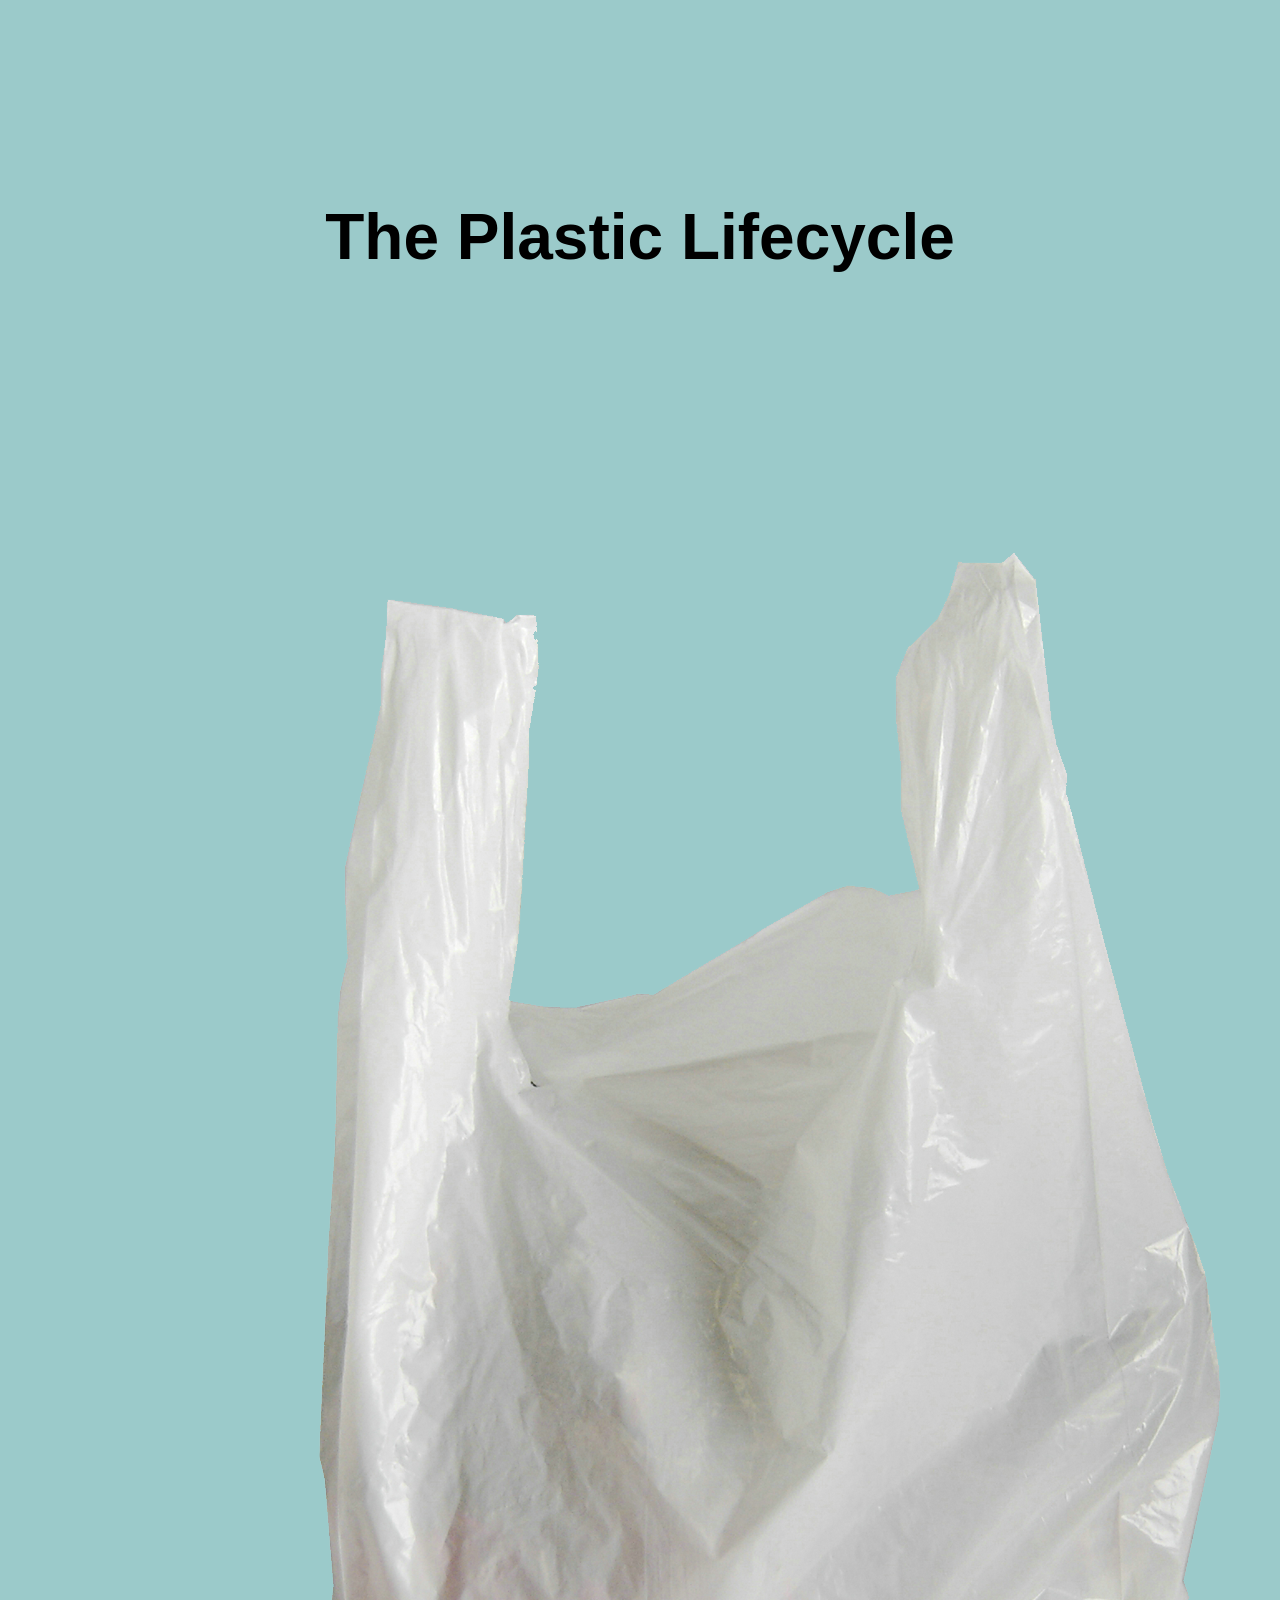
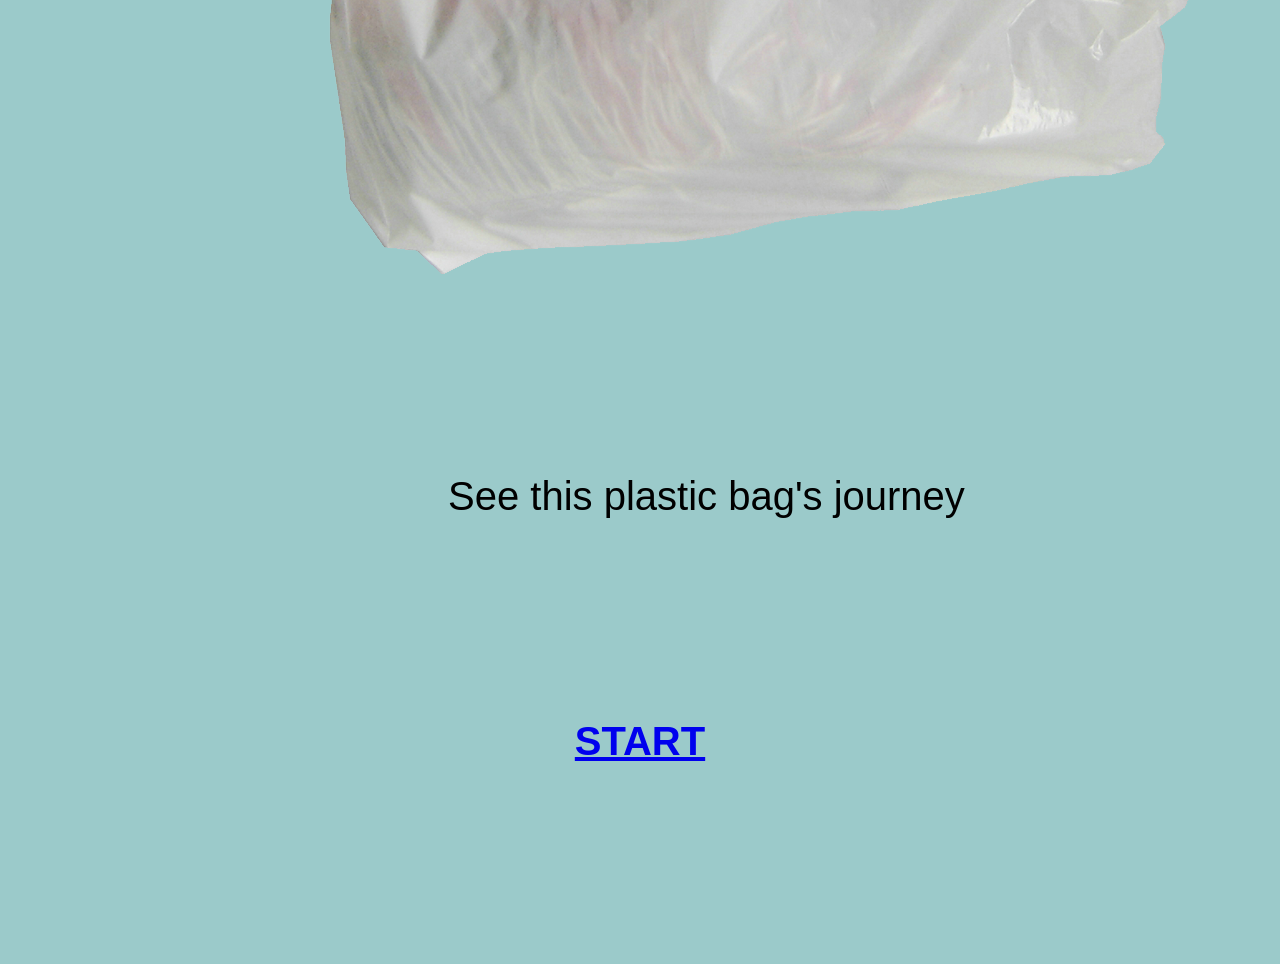
<file: index.html>
<!doctype html>
<html lang="en">
<head>
	<meta charset="utf-8">
	<title>The Plastic Lifecycle</title>
	<link rel="stylesheet" href="./assets/css/styles.css">
</head>
<body class="home">

	<h1>The Plastic Lifecycle</h1>
	<div class= "backgroundImage"></div>
	<p class="p1">See this plastic bag's journey</p>
	<h3>
		<a href="Phase1.html">START</a>
	</h3>

	<script src="./assets/js/main.js"></script>
</body>
</html>
</file>
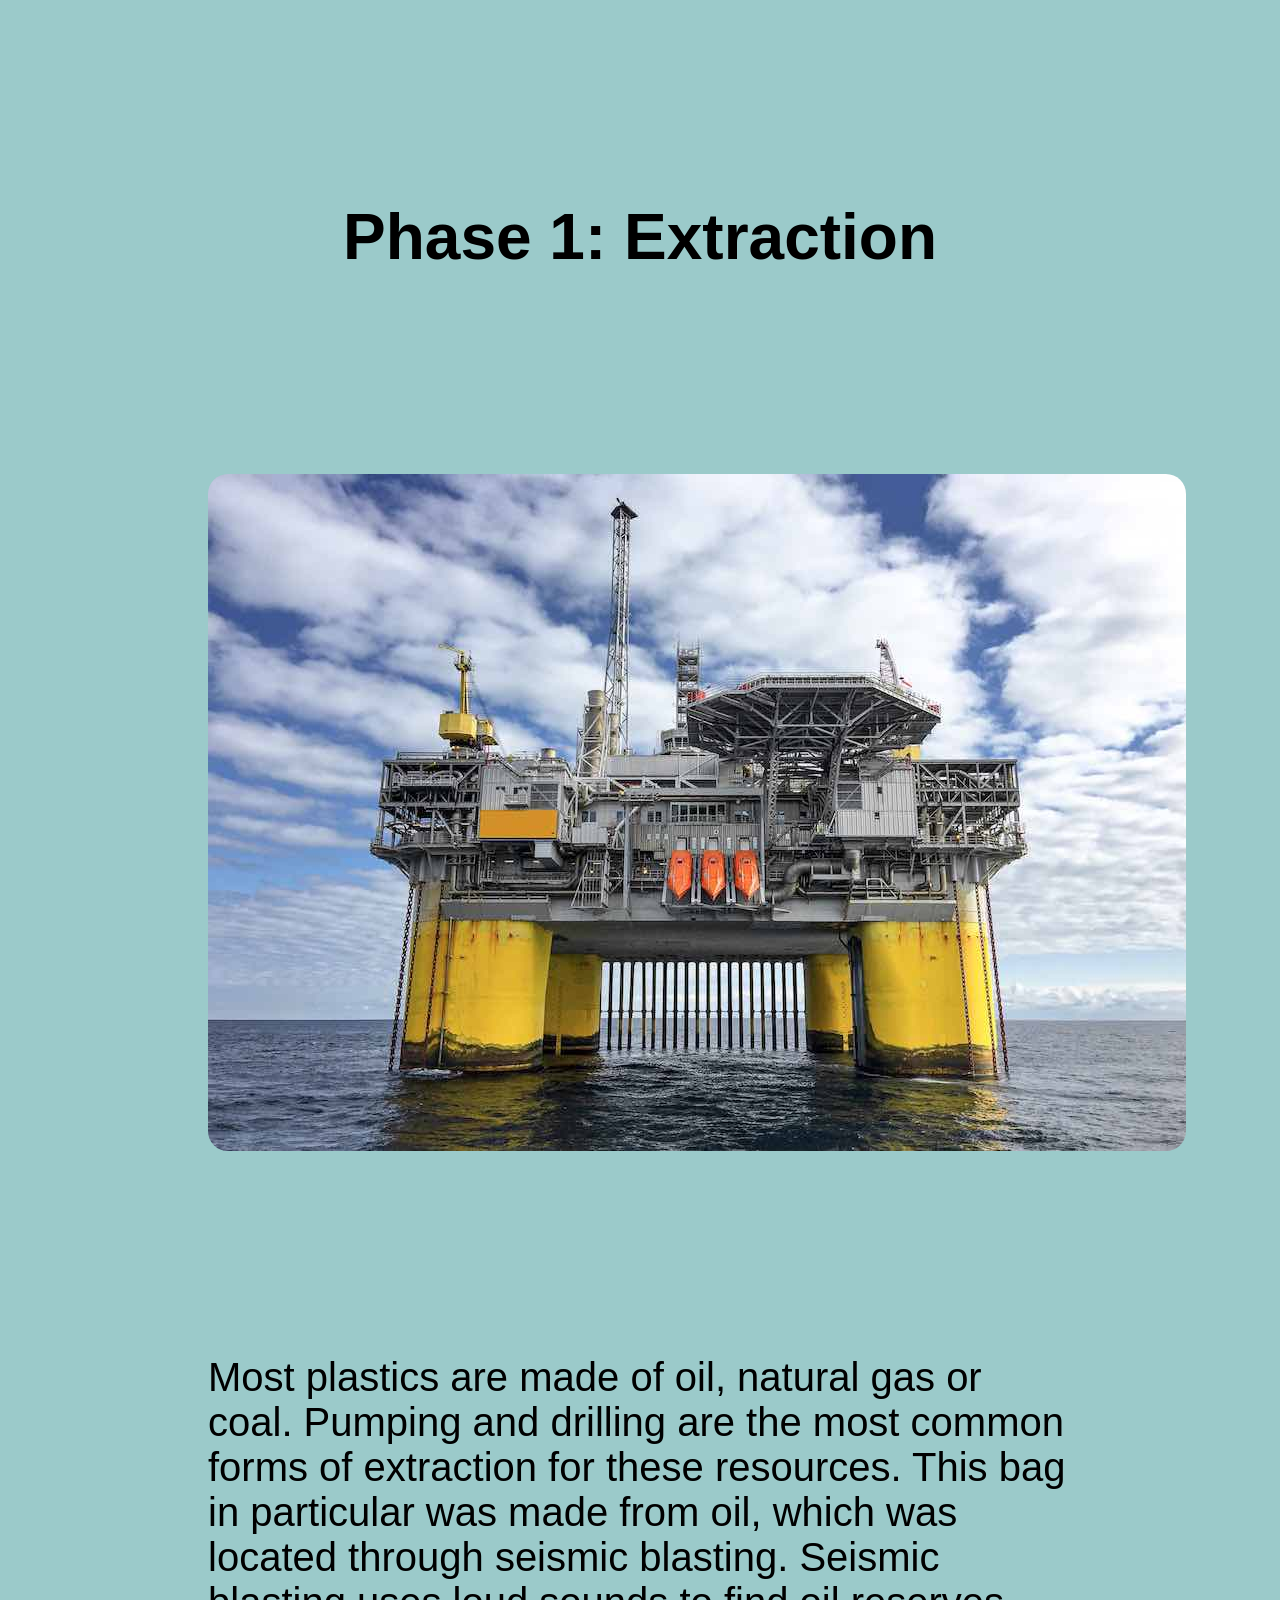
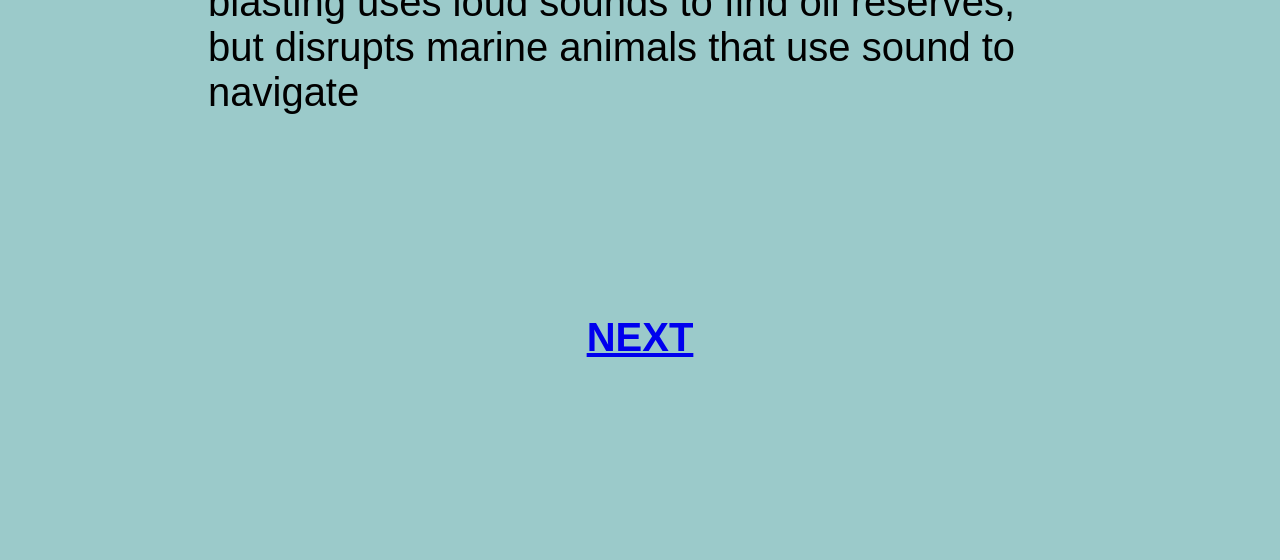
<file: Phase1.html>
<!doctype html>
<html lang="en">
<head>
	<meta charset="utf-8">
	<title>The Plastic Lifecycle</title>
	<link rel="stylesheet" href="./assets/css/styles.css">
</head>
<body class="phase1">

	<h1>Phase 1: Extraction</h1>
	<img src="assets/img/Rig.jpg">
	<p>Most plastics are made of  oil, natural gas or coal. Pumping 
    and drilling are the most common forms of extraction for these 
    resources. This bag in particular was made from oil, which was 
    located through seismic blasting.  Seismic blasting uses loud 
    sounds to find oil reserves, but disrupts marine animals that 
    use sound to navigate 
  </p>
	<h3>
		<a href="Phase2.html">NEXT</a>
	</h3>

	<script src="./assets/js/main.js"></script>
</body>
</html>
</file>
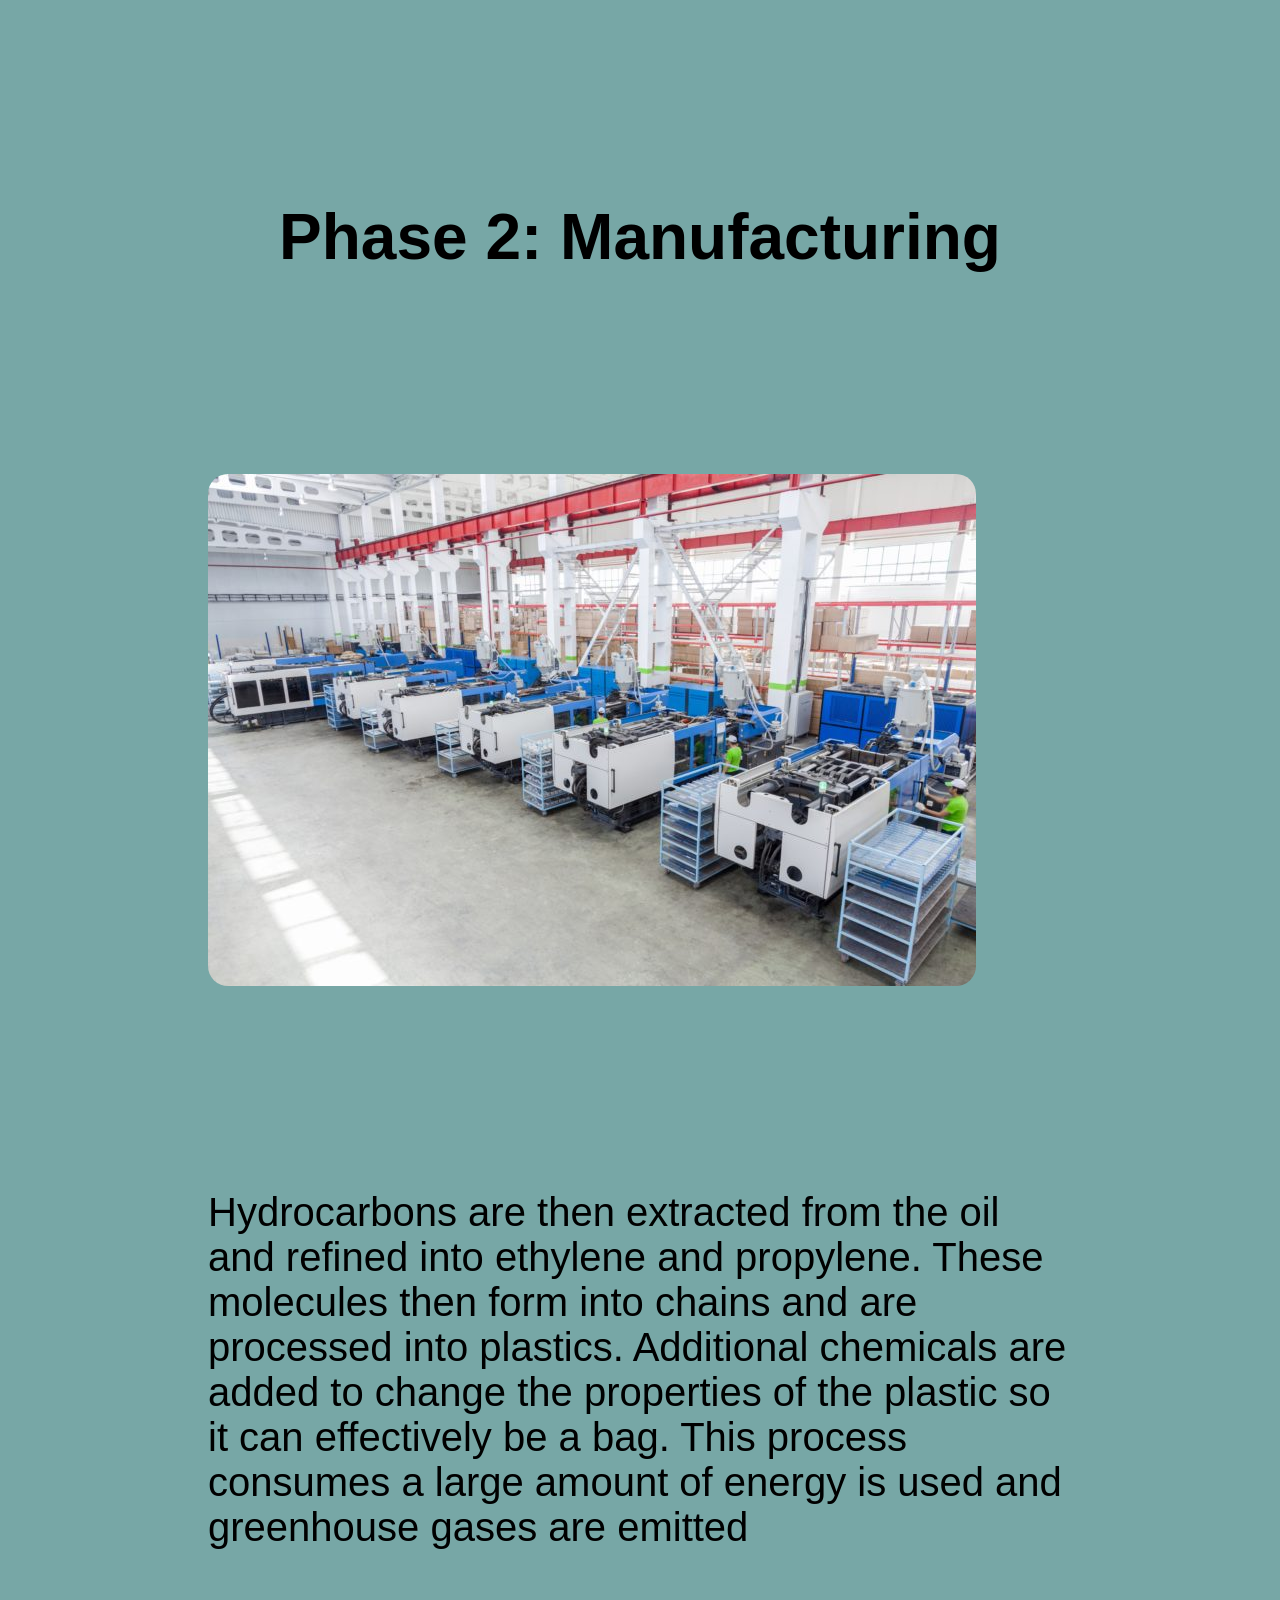
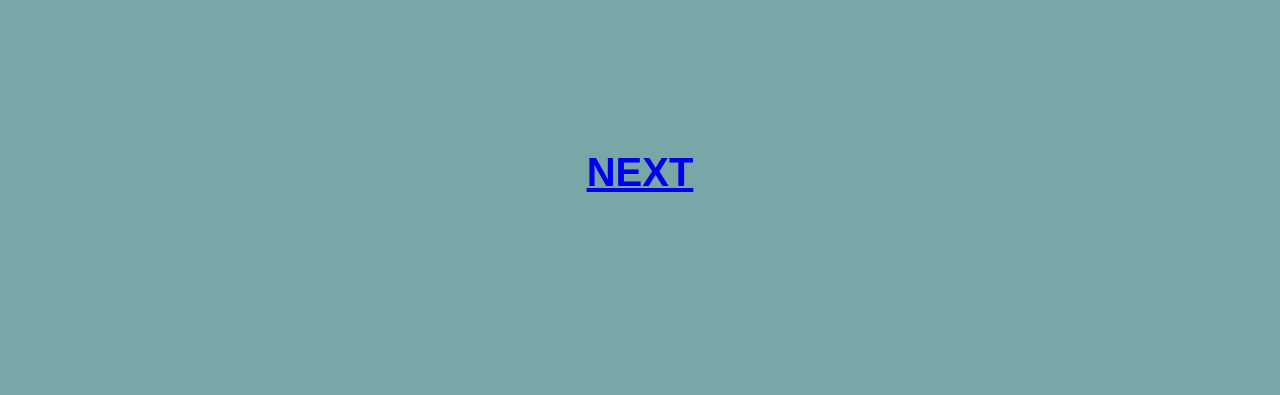
<file: Phase2.html>
<!doctype html>
<html lang="en">
<head>
	<meta charset="utf-8">
	<title>The Plastic Lifecycle</title>
	<link rel="stylesheet" href="./assets/css/styles.css">
</head>
<body class="phase2">

	<h1>Phase 2: Manufacturing</h1>
	<img src="assets/img/Manufacturing.jpg">
	<p>Hydrocarbons are then extracted from the oil and refined 
    into ethylene and propylene. These molecules then form into 
    chains and are processed into plastics. Additional chemicals 
    are added to change the properties of the plastic so it can 
    effectively be a bag. This process consumes a large amount of 
    energy is used and greenhouse gases are emitted 
  </p>
	<h3>
		<a href="Phase3.html">NEXT</a>
	</h3>

	<script src="./assets/js/main.js"></script>
</body>
</html>
</file>
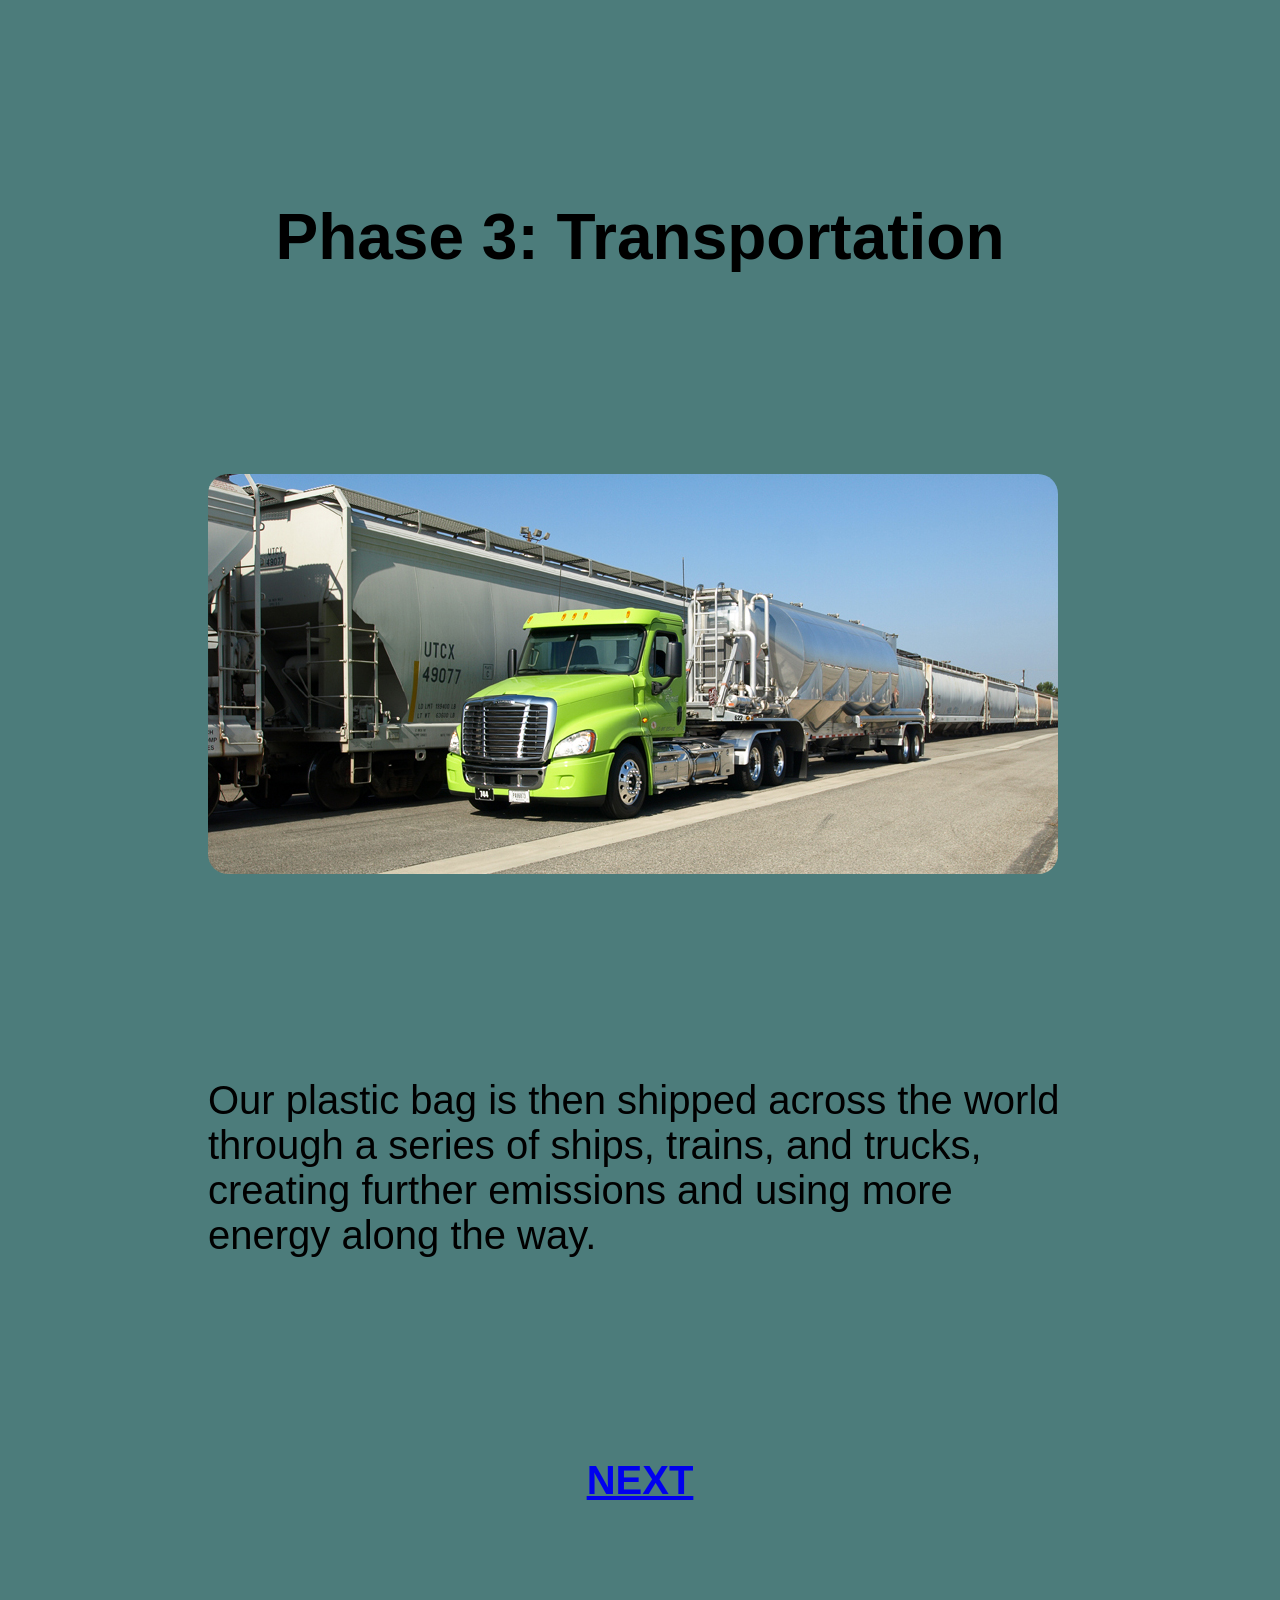
<file: Phase3.html>
<!doctype html>
<html lang="en">
<head>
	<meta charset="utf-8">
	<title>The Plastic Lifecycle</title>
	<link rel="stylesheet" href="./assets/css/styles.css">
</head>
<body class="phase3">

	<h1>Phase 3: Transportation</h1>
	<img src="assets/img/Transportation.jpg">
	<p>Our plastic bag is then shipped across the world through 
    a series of ships, trains, and trucks, creating further 
    emissions and using more energy along the way. 
  </p>
	<h3>
		<a href="Phase4.html">NEXT</a>
	</h3>

	<script src="./assets/js/main.js"></script>
</body>
</html>
</file>
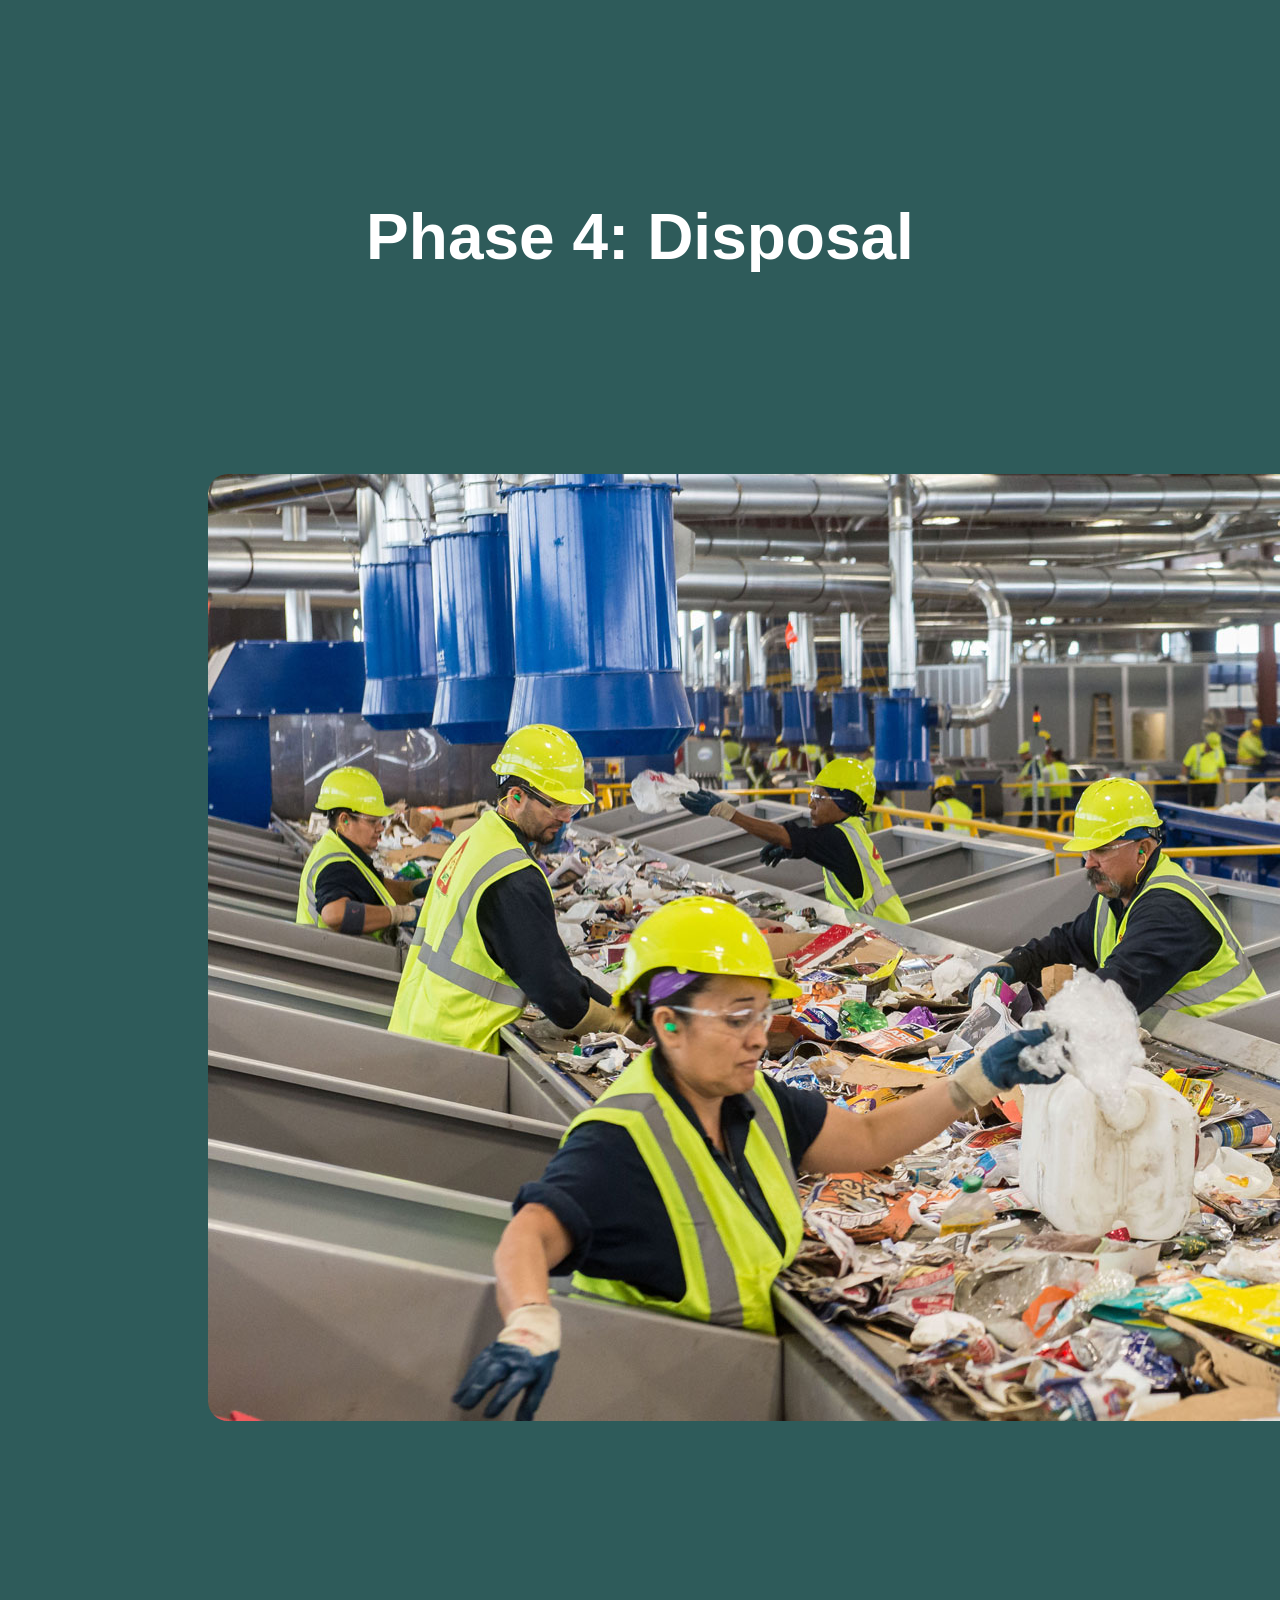
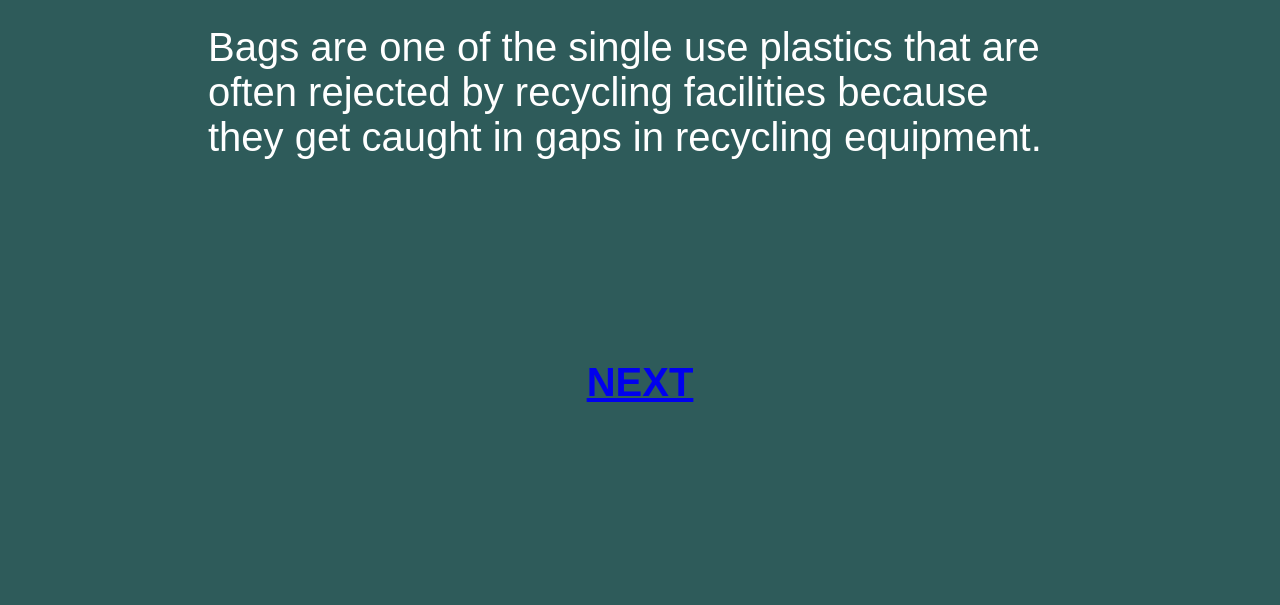
<file: Phase4.html>
<!doctype html>
<html lang="en">
<head>
	<meta charset="utf-8">
	<title>The Plastic Lifecycle</title>
	<link rel="stylesheet" href="./assets/css/styles.css">
</head>
<body class="phase4">

	<h1>Phase 4: Disposal</h1>
	<img src="assets/img/Disposal.jpg">
	<p>Bags are one of the single use plastics that are 
		often rejected by recycling facilities because they 
		get caught in gaps in recycling equipment.  
  </p>
	<h3>
		<a href="Phase5.html">NEXT</a>
	</h3>

	<script src="./assets/js/main.js"></script>
</body>
</html>
</file>
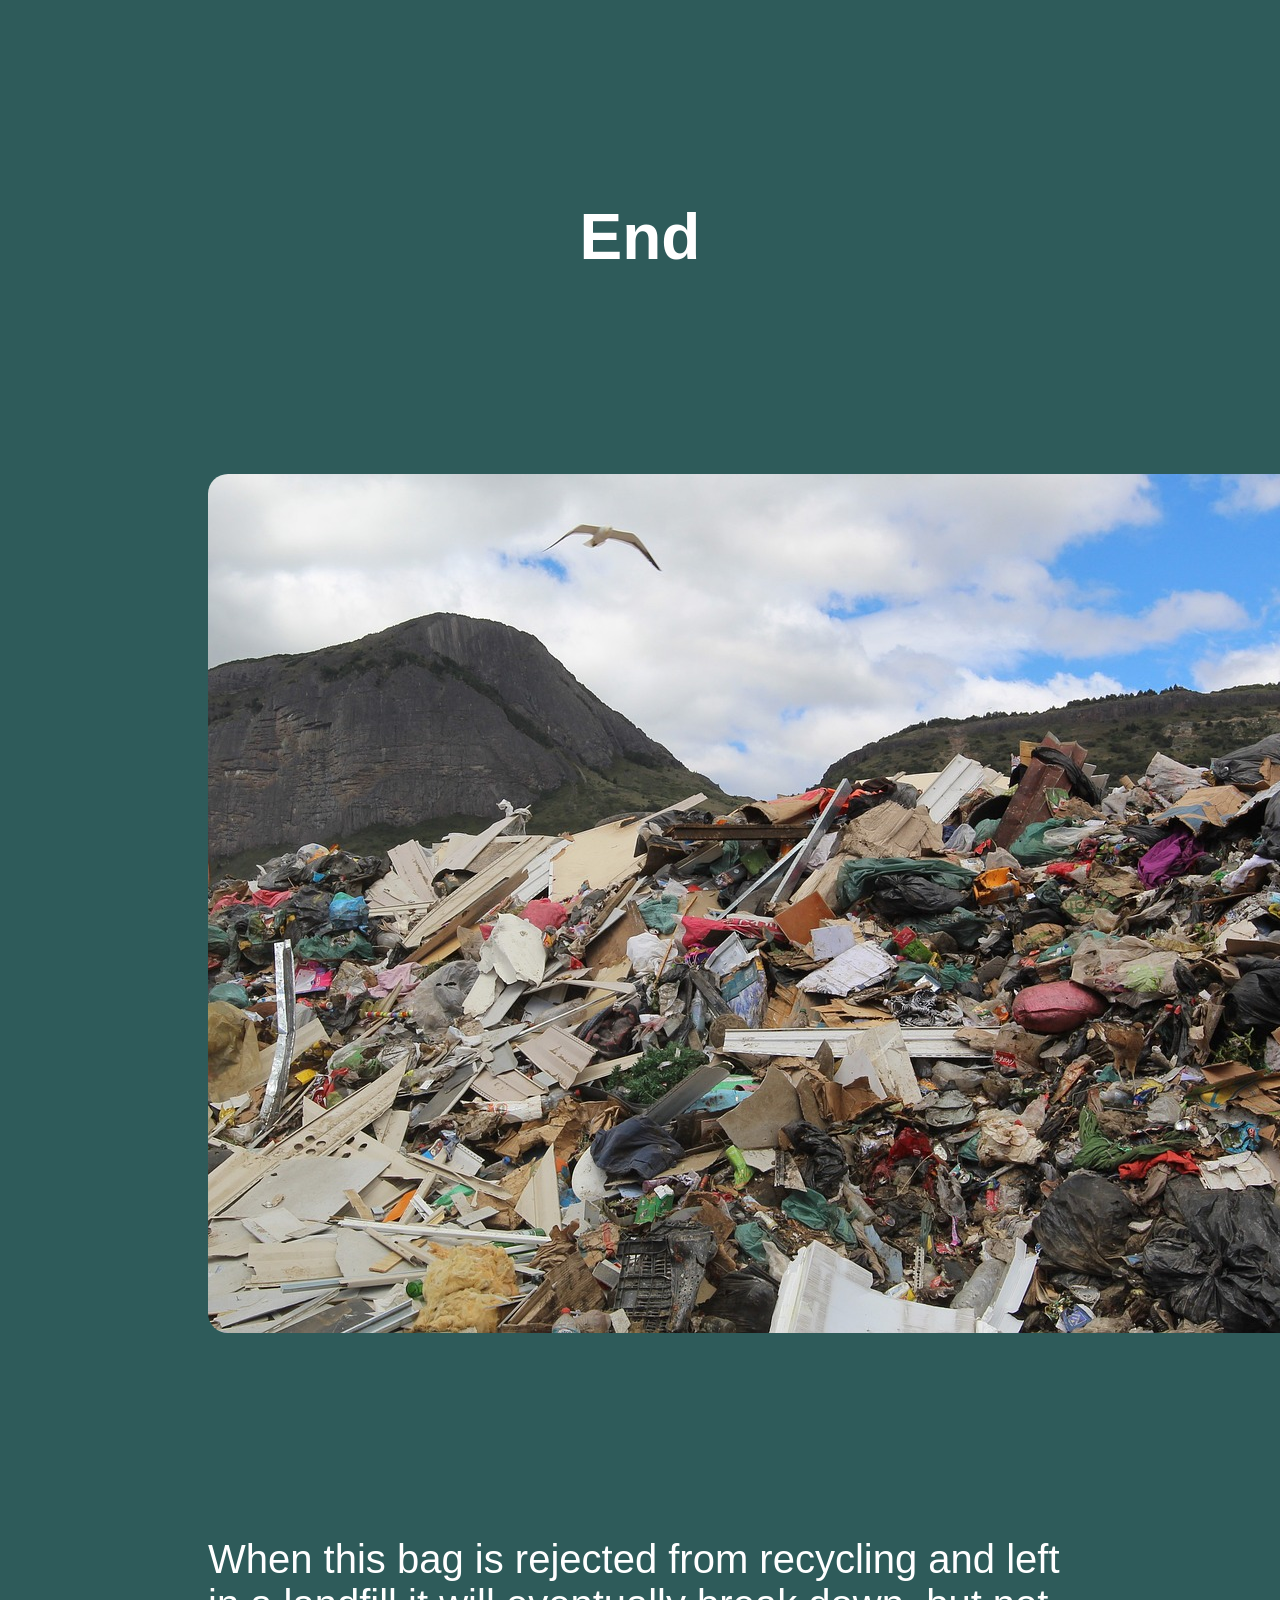
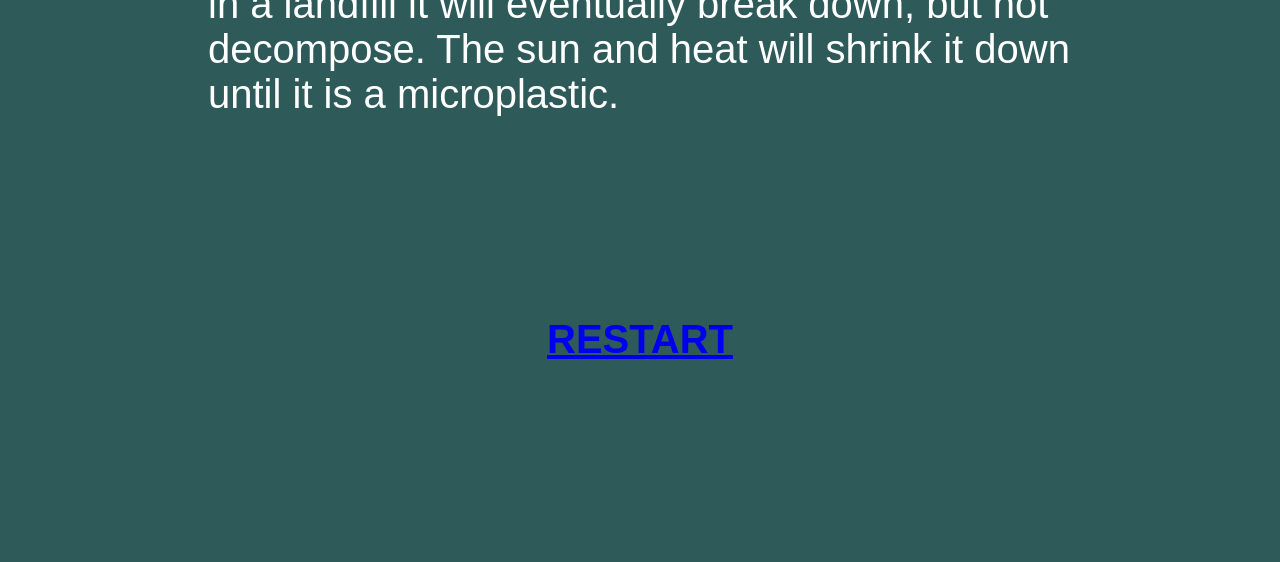
<file: Phase5.html>
<!doctype html>
<html lang="en">
<head>
	<meta charset="utf-8">
	<title>The Plastic Lifecycle</title>
	<link rel="stylesheet" href="./assets/css/styles.css">
</head>
<body class="phase5">

	<h1>End</h1>
	<img src="assets/img/Landfill.jpg">
	<p> When this bag is rejected from recycling and left in a 
    landfill it will eventually break down, but not decompose. 
    The sun and heat will shrink it down until it is a microplastic.   
  </p>
	<h3>
		<a href="index.html">RESTART</a>
	</h3>

	<script src="./assets/js/main.js"></script>
</body>
</html>
</file>
<file: assets/css/styles.css>
/* styles.css */

* {
	font-family: Helvetica;
}

.backgroundImage  {
	background-image: url("../img/plastic_bag_PNG4.png");
	width: 1300px;
	height: 1400px;
	margin: 30px;
}

h1  {
	margin: 200px;
	text-align: center;
	font-size: 64px;
}

p  {
	margin: 200px;
	font-size: 40px;
}

.p1  {
	margin-left: 440px;
}

img  {
	border-radius: 20px;
	margin-left: 200px;
}

h3  {
	margin: 200px;
	text-align: center;
	font-size: 40px;
}

body.home  {
	background-color: #9BCACA; 
}

body.phase1  {
	background-color: #9BCACA;
}

body.phase2  {
	background-color: #77A7A6; 
}

body.phase3  {
	background-color: #4C7C7B;
}

body.phase4  {
	background-color: #2E5B5A;
	color: #FFFFFF;
}

body.phase5  {
	background-color: #2E5B5A;
	color: #FFFFFF;
}
</file>
